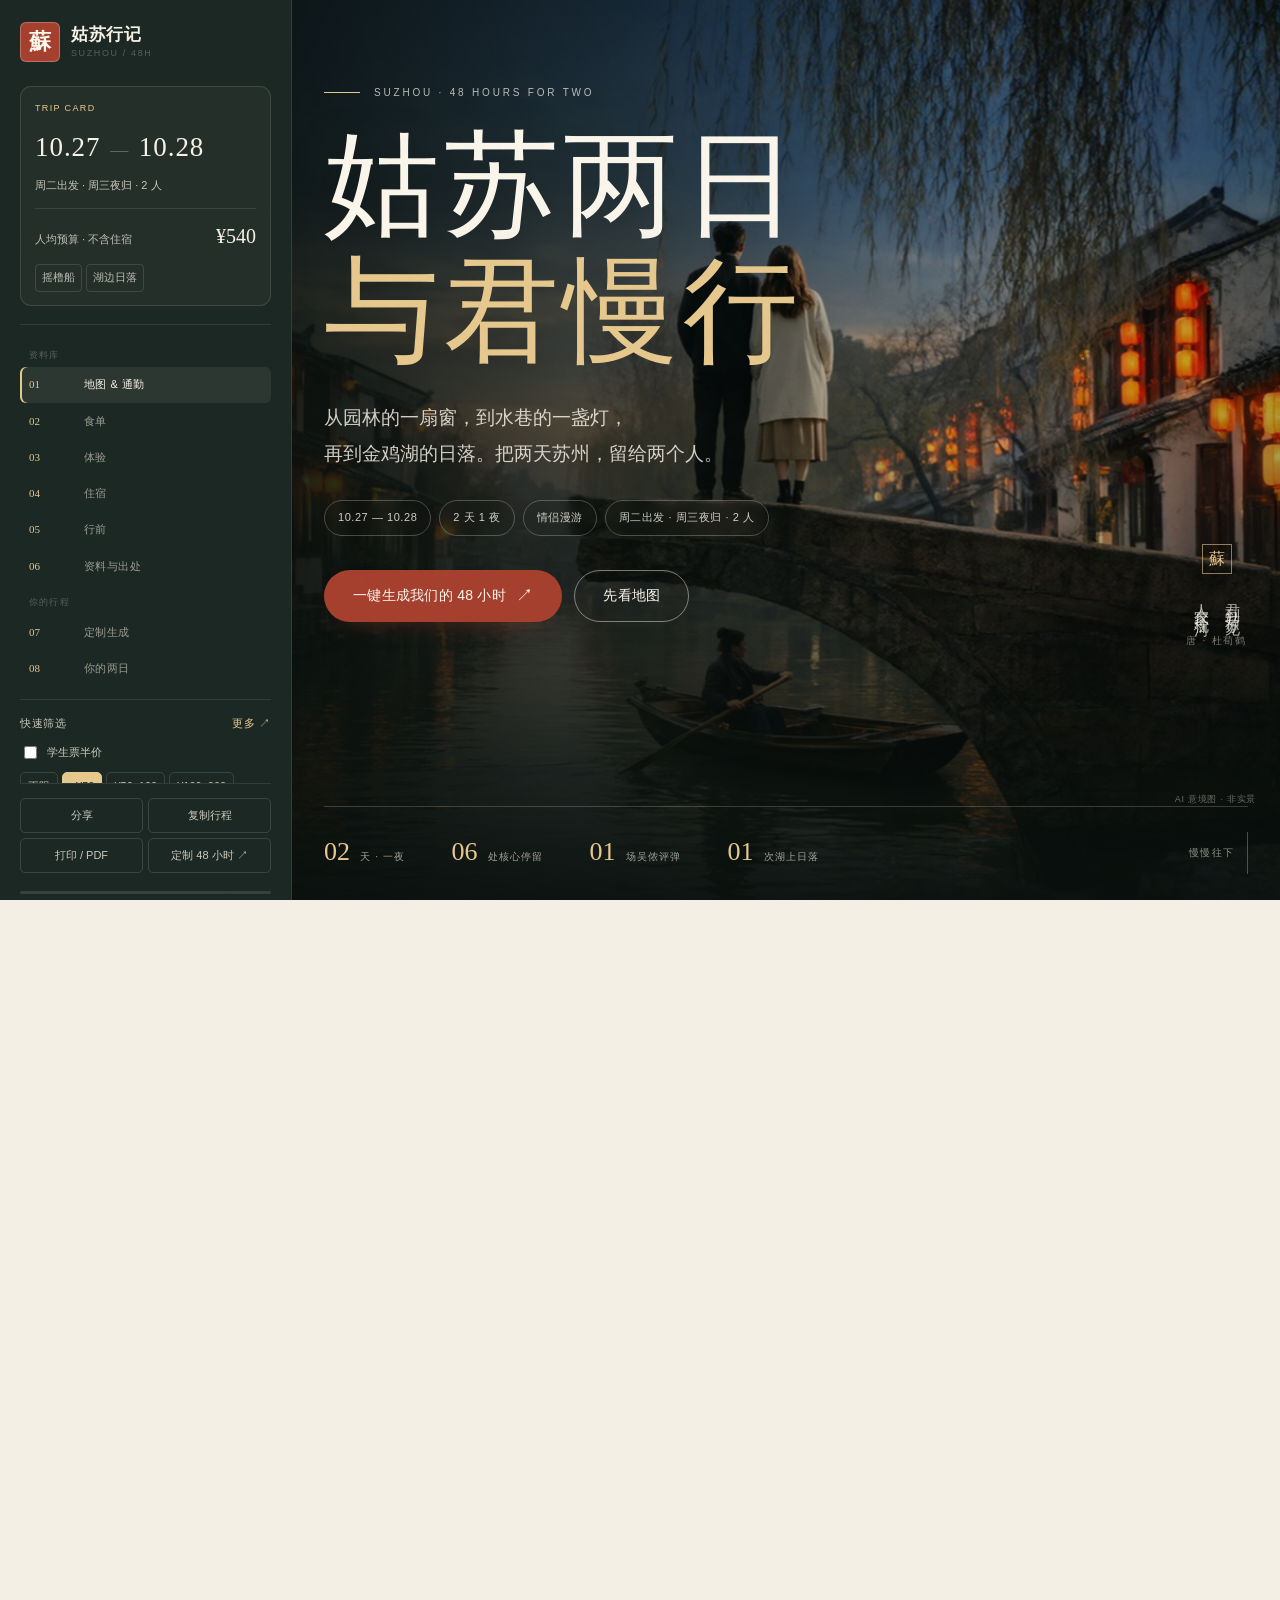
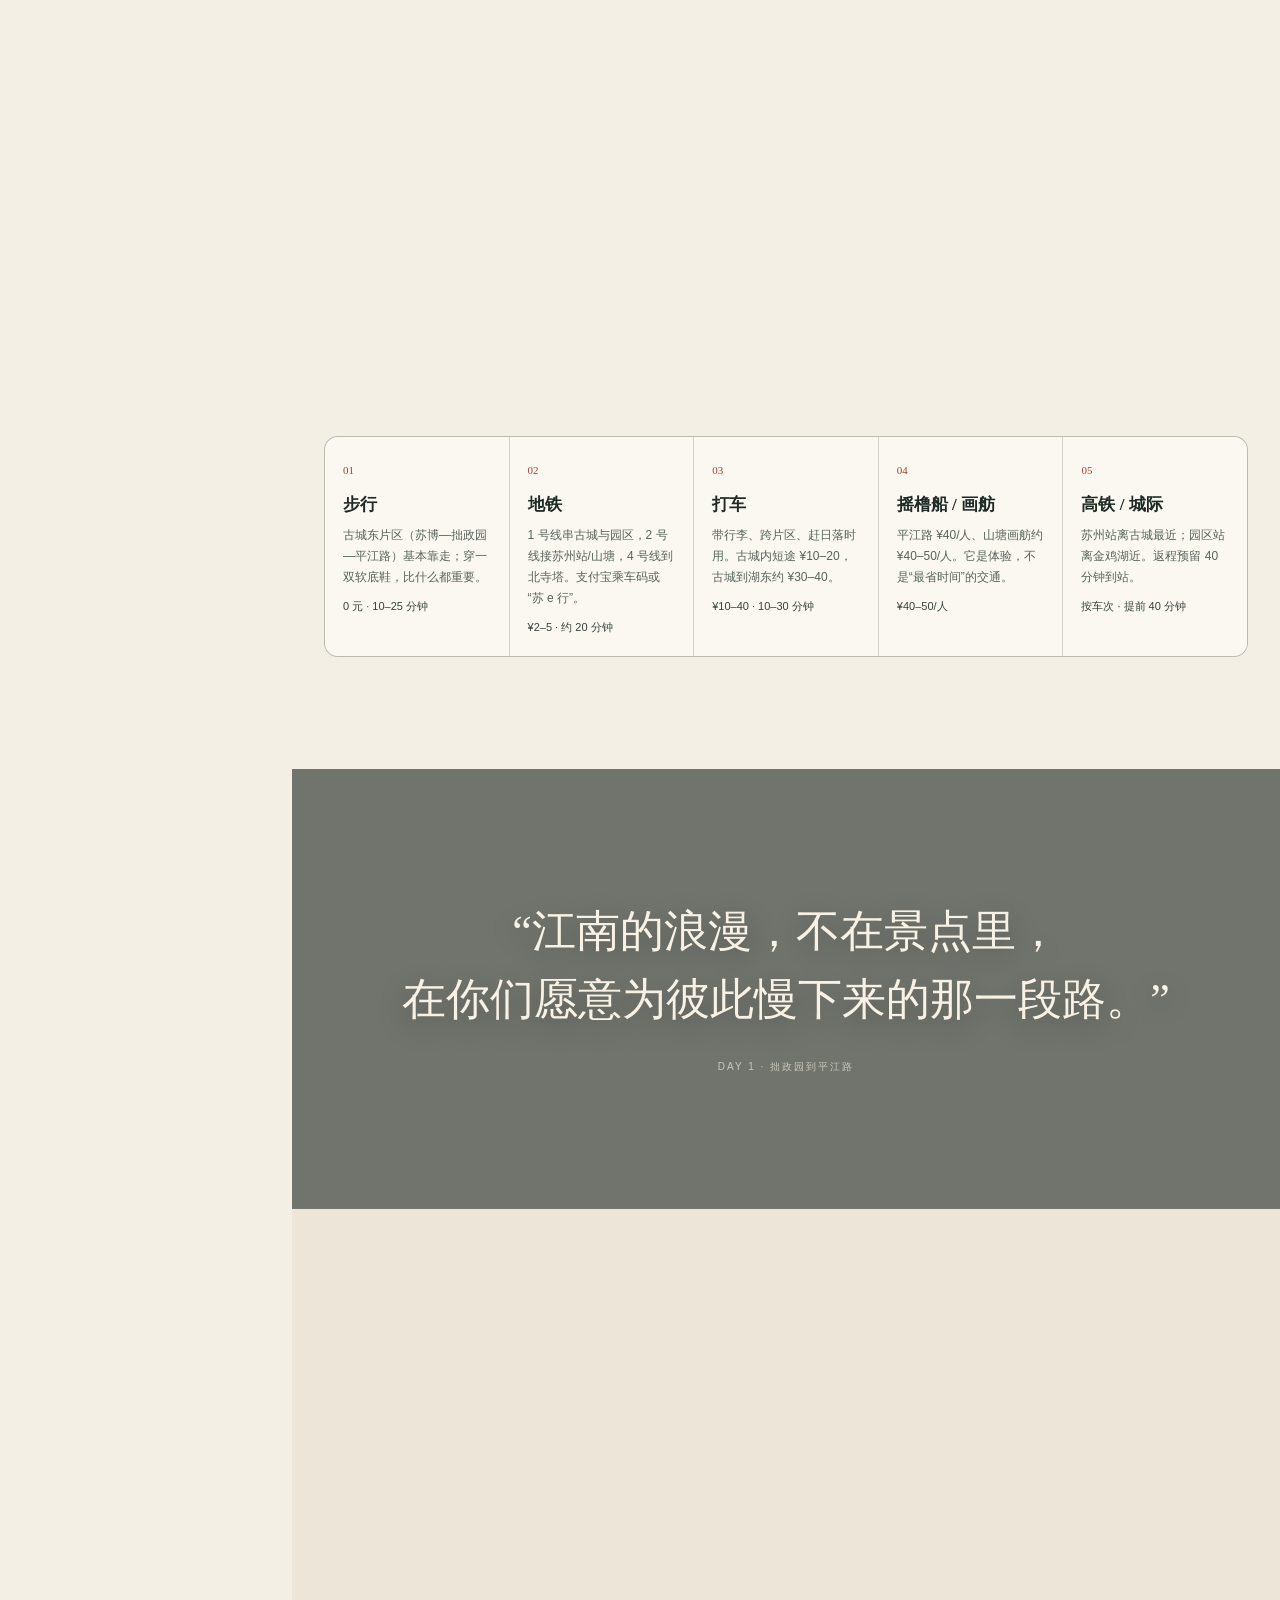
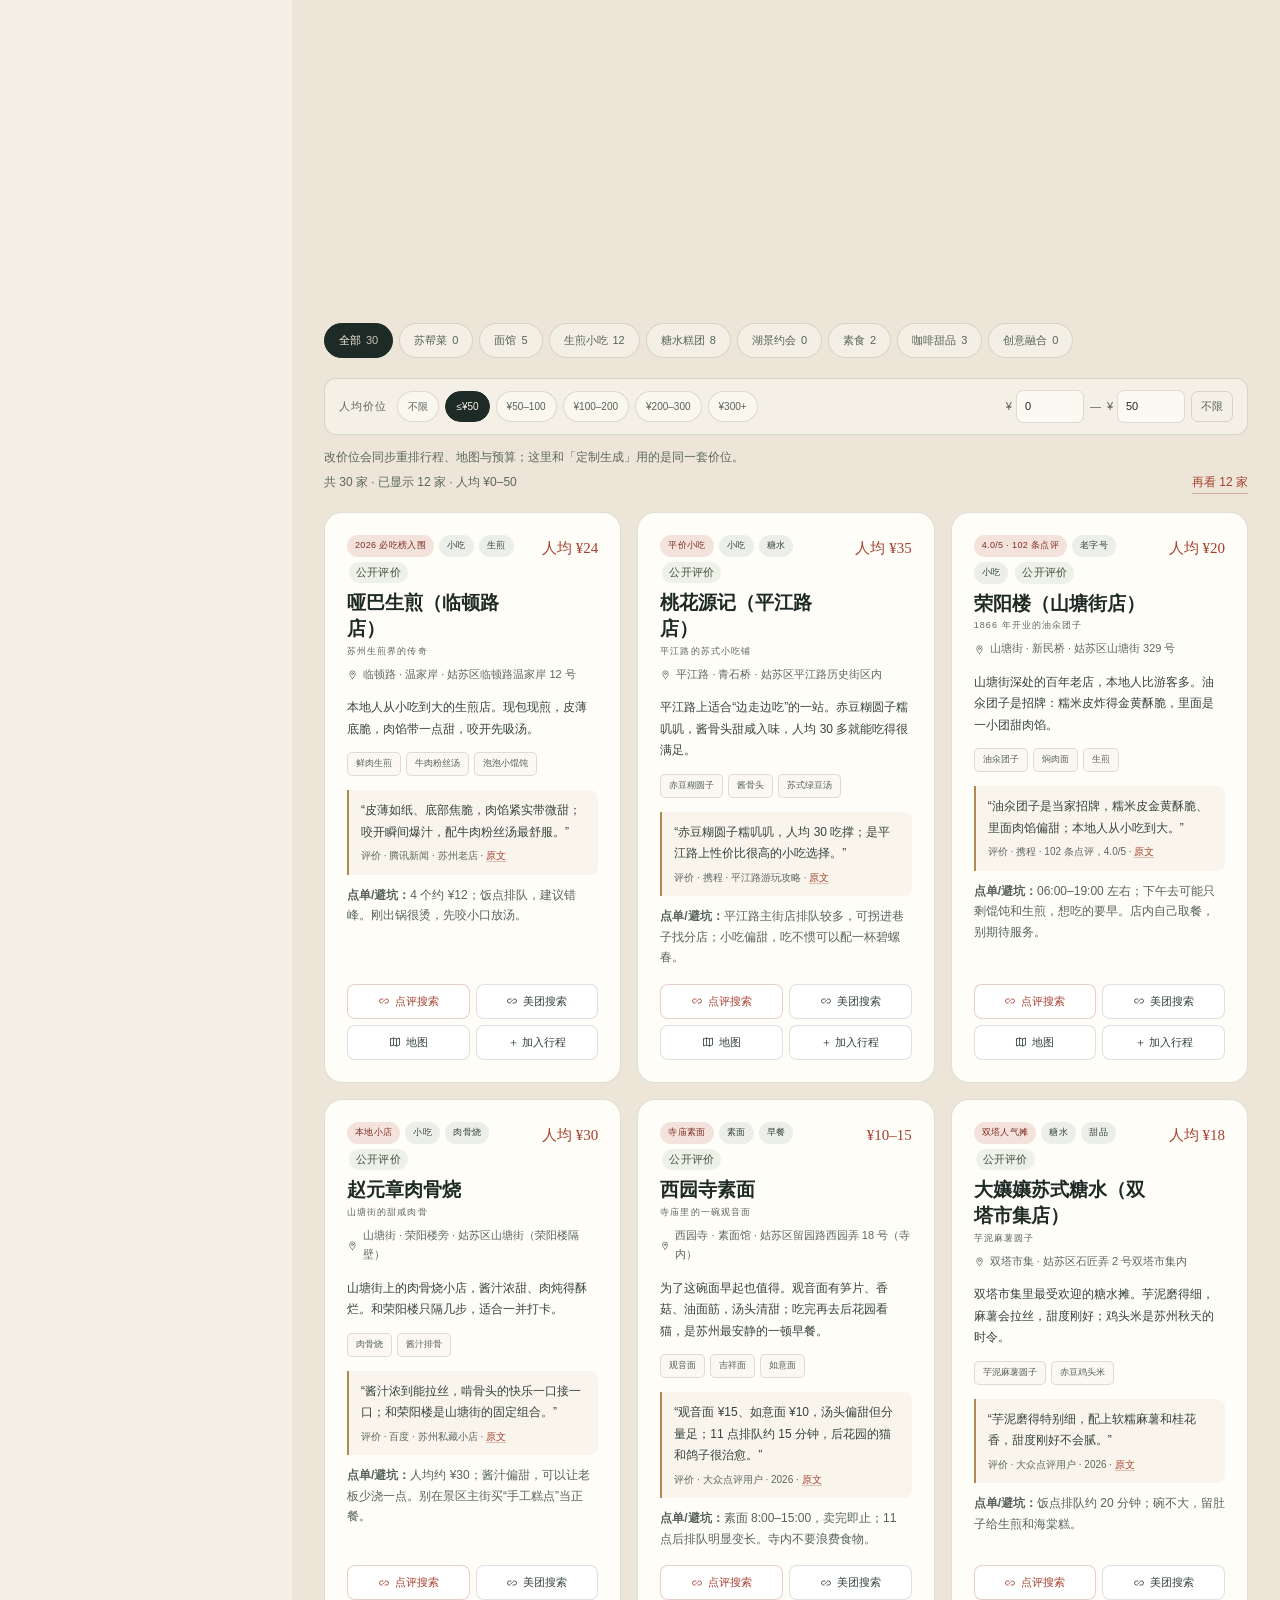
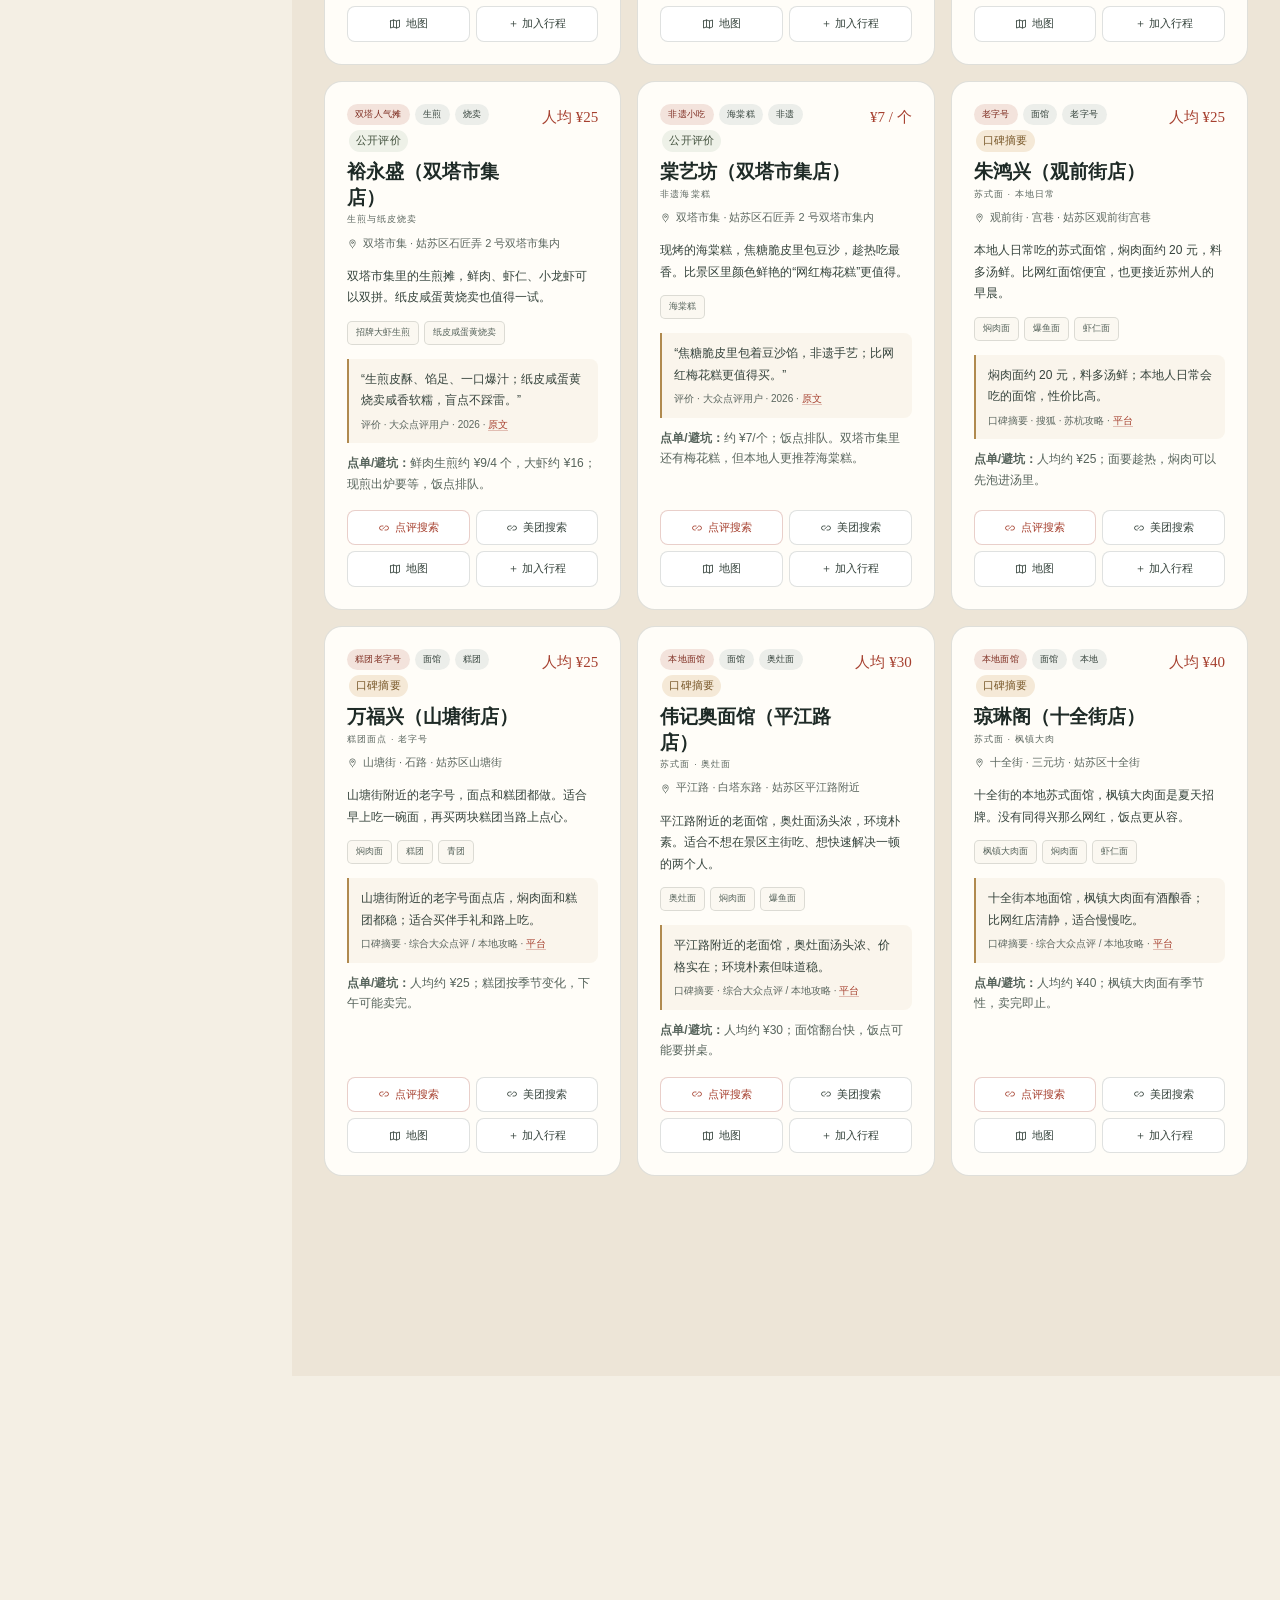
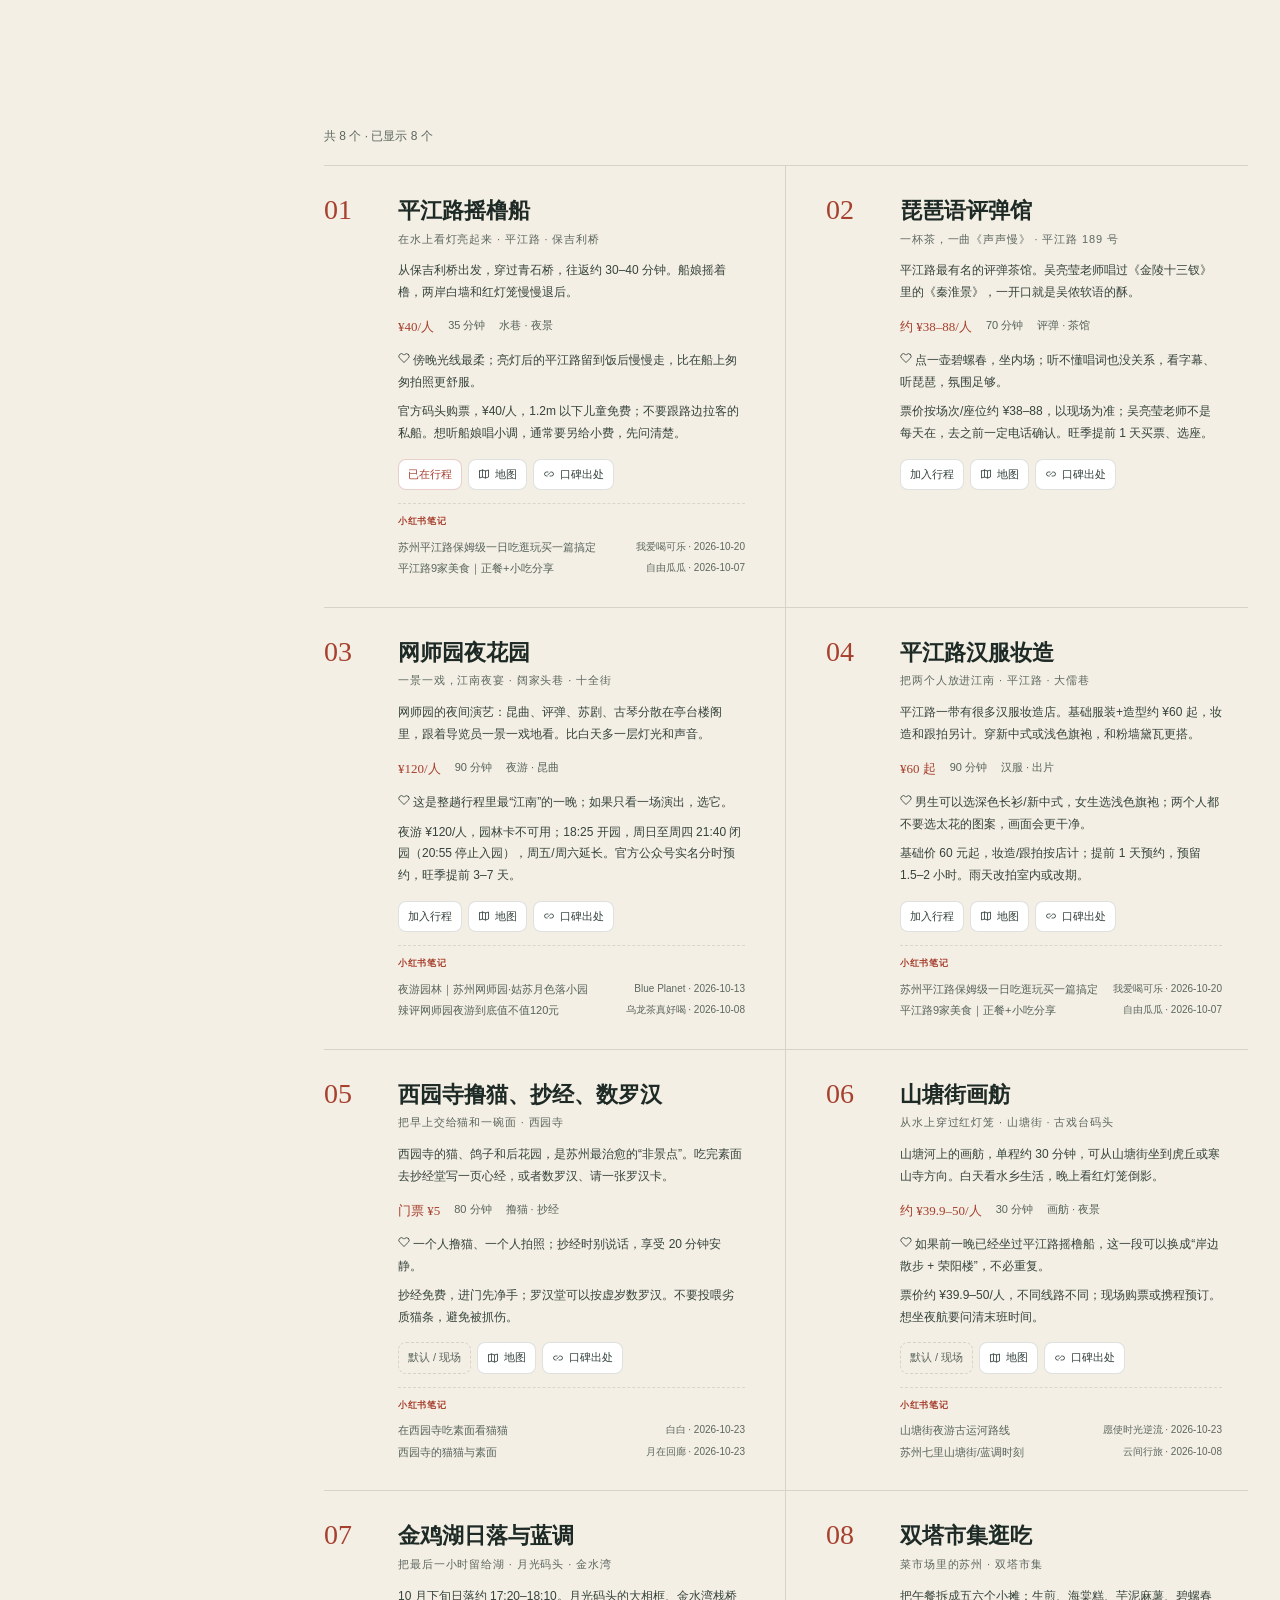
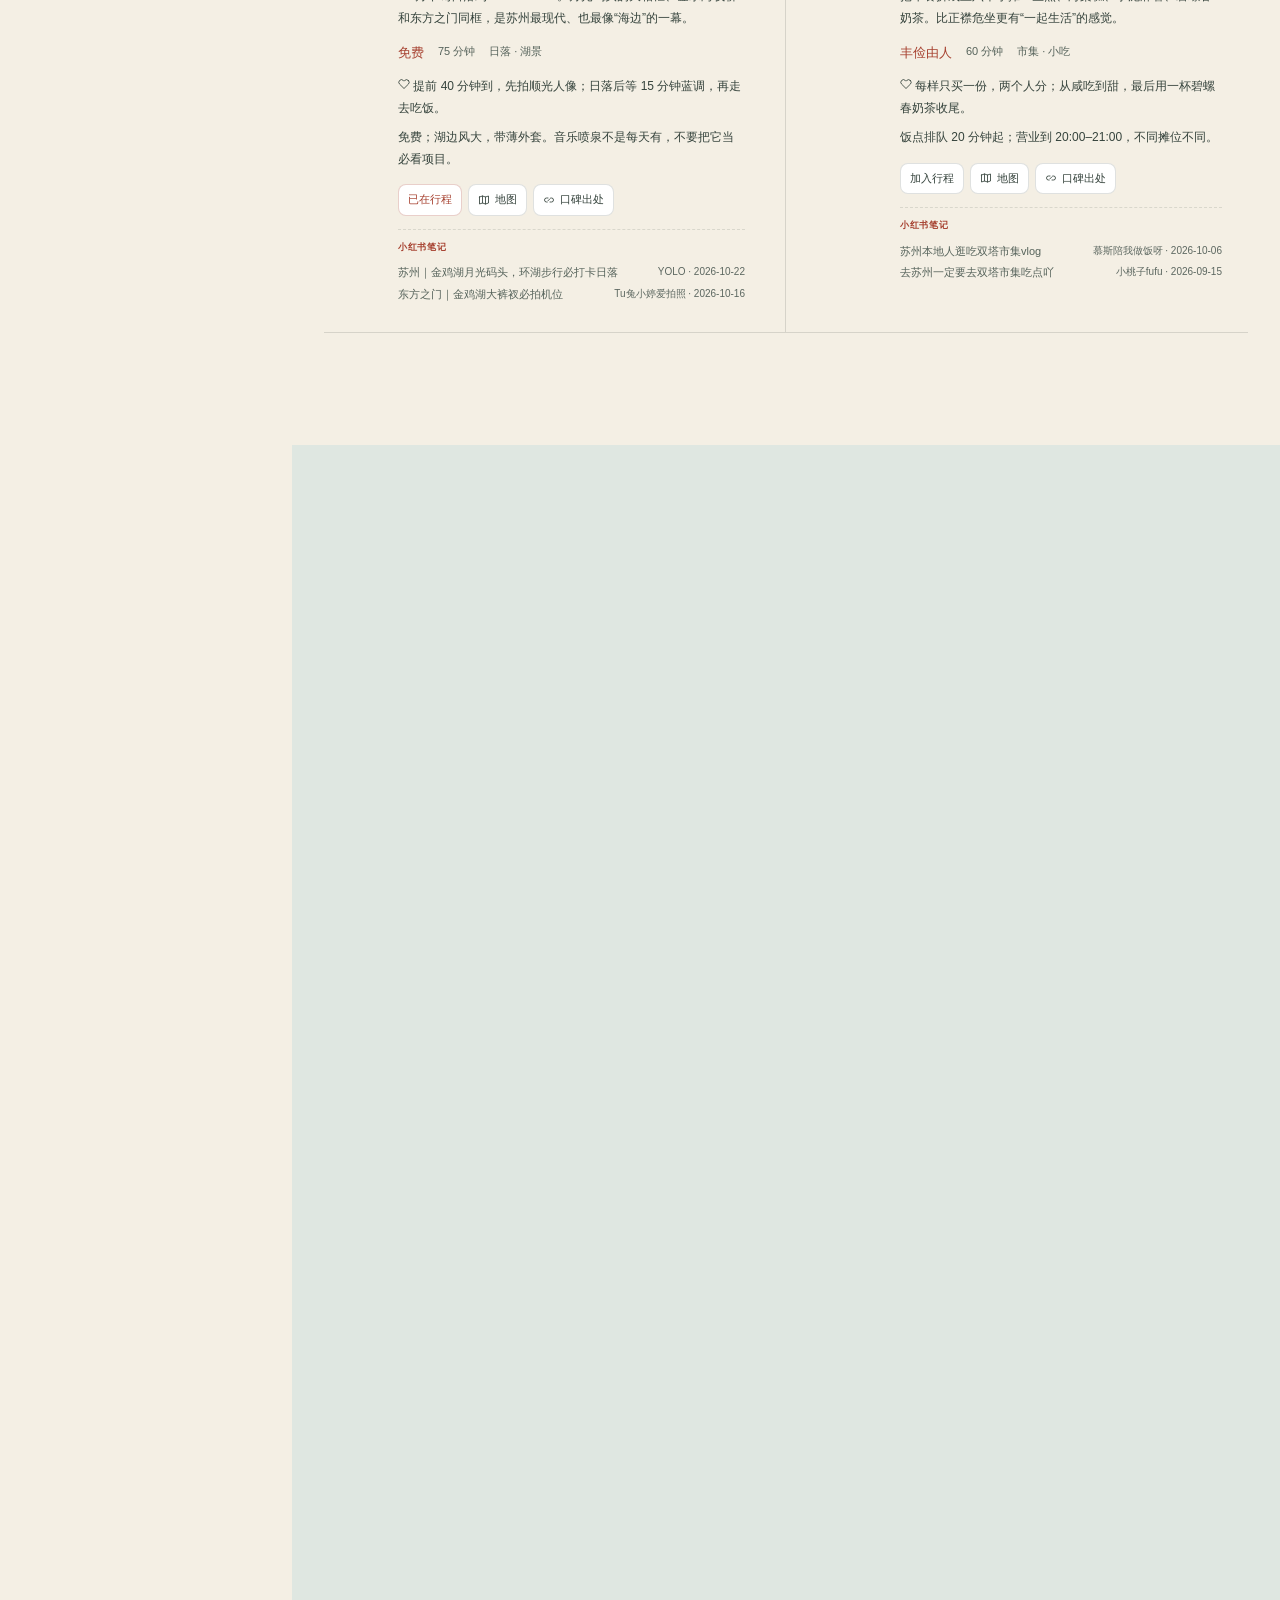
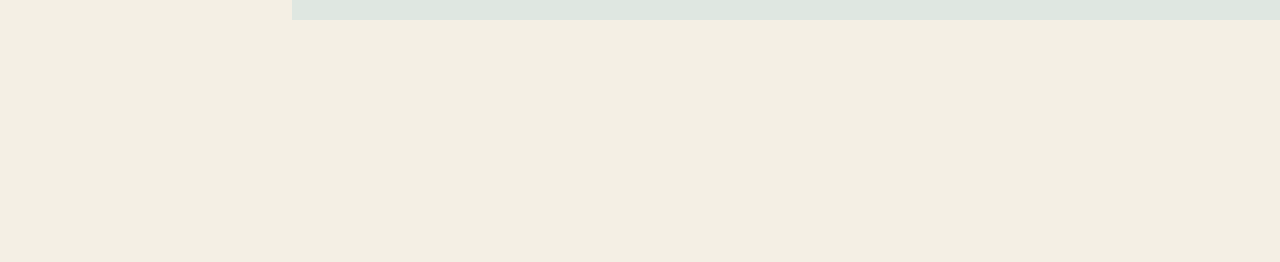
<file: suzhou_travel_planner.html>
<!DOCTYPE html>
<html lang="zh-CN">
<head>
  <meta charset="UTF-8">
  <meta name="viewport" content="width=device-width, initial-scale=1.0">
  <meta http-equiv="refresh" content="0; url=index.html">
  <title>姑苏两日 · 入口已更新</title>
  <style>
    html,body{height:100%;margin:0}
    body{display:grid;place-items:center;background:#f4efe4;color:#1e2a26;font-family:"Songti SC",STSong,SimSun,serif}
    main{text-align:center;padding:32px}
    .seal{display:inline-grid;place-items:center;width:54px;height:54px;background:#a6402f;color:#fff8ed;border-radius:7px;font-size:30px;margin-bottom:18px}
    h1{font-size:28px;font-weight:600;margin:0 0 8px}
    p{font-family:"Noto Sans SC","Microsoft YaHei",sans-serif;font-size:13px;color:#6f7a73;line-height:1.8}
    a{display:inline-block;margin-top:18px;padding:10px 18px;border-radius:999px;background:#1e2a26;color:#f8f2e6;text-decoration:none;font-family:"Noto Sans SC","Microsoft YaHei",sans-serif;font-size:12px}
    small{display:block;margin-top:16px;font-size:10px;color:#9aa39b}
  </style>
</head>
<body>
  <main>
    <div class="seal">蘇</div>
    <h1>姑苏两日 · 与君慢行</h1>
    <p>攻略已重构，正在带你进入新版。<br>如果没有自动跳转，请点下面的按钮。</p>
    <a href="index.html">进入新版攻略 →</a>
    <small>旧版保留为 suzhou_travel_planner.legacy.html</small>
  </main>
</body>
</html>
</file>
